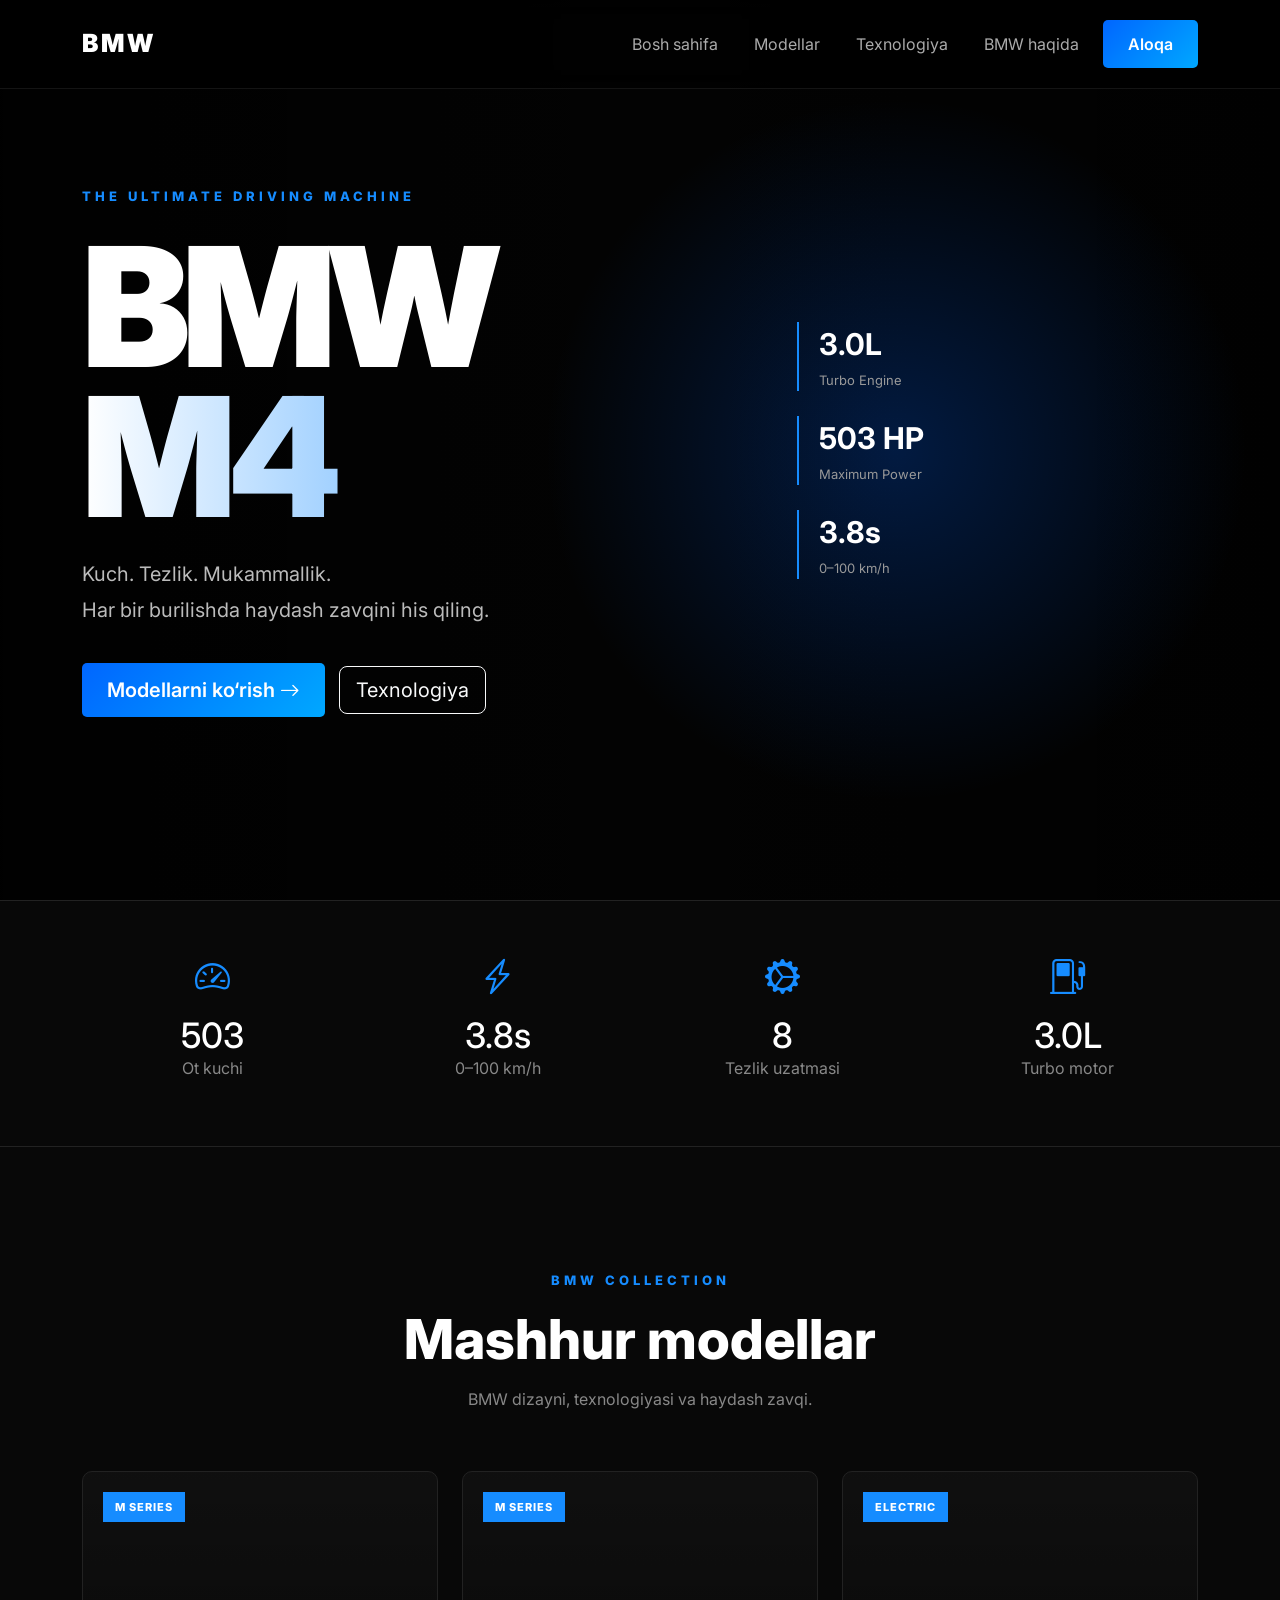
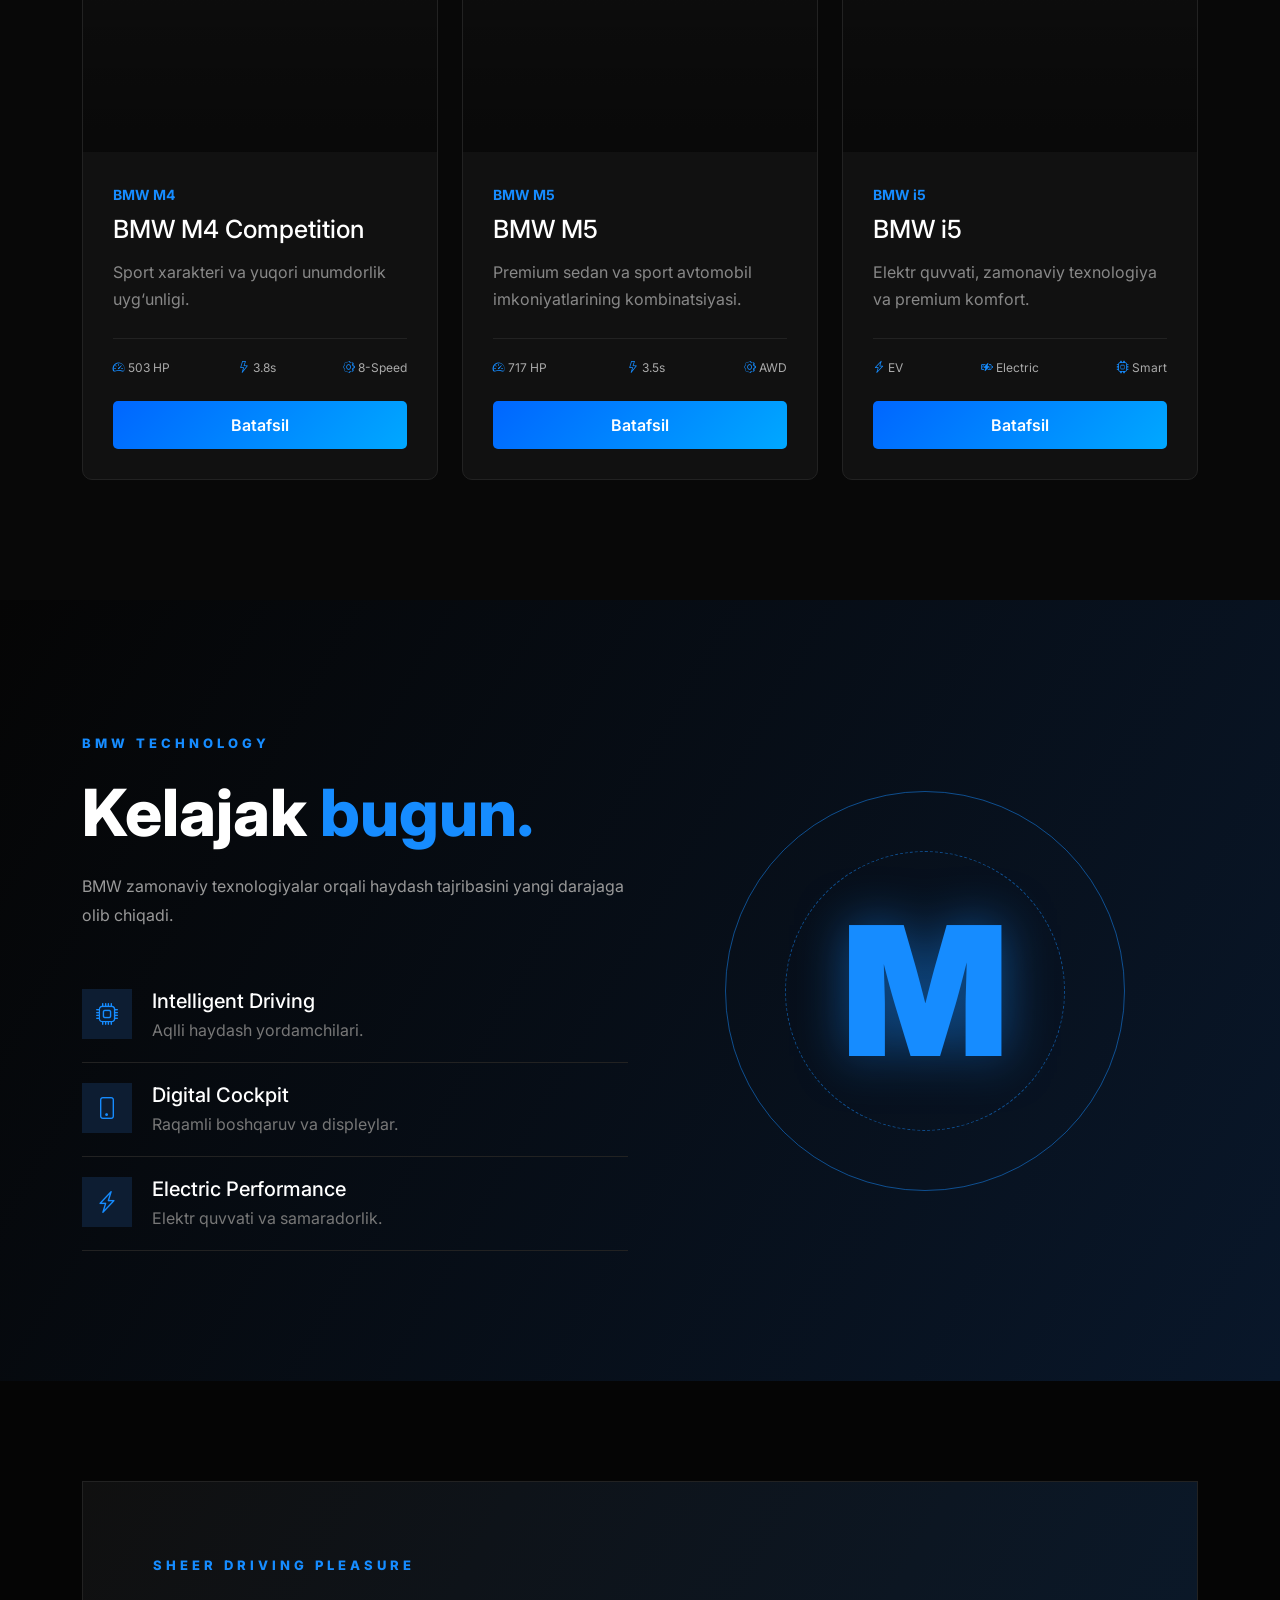
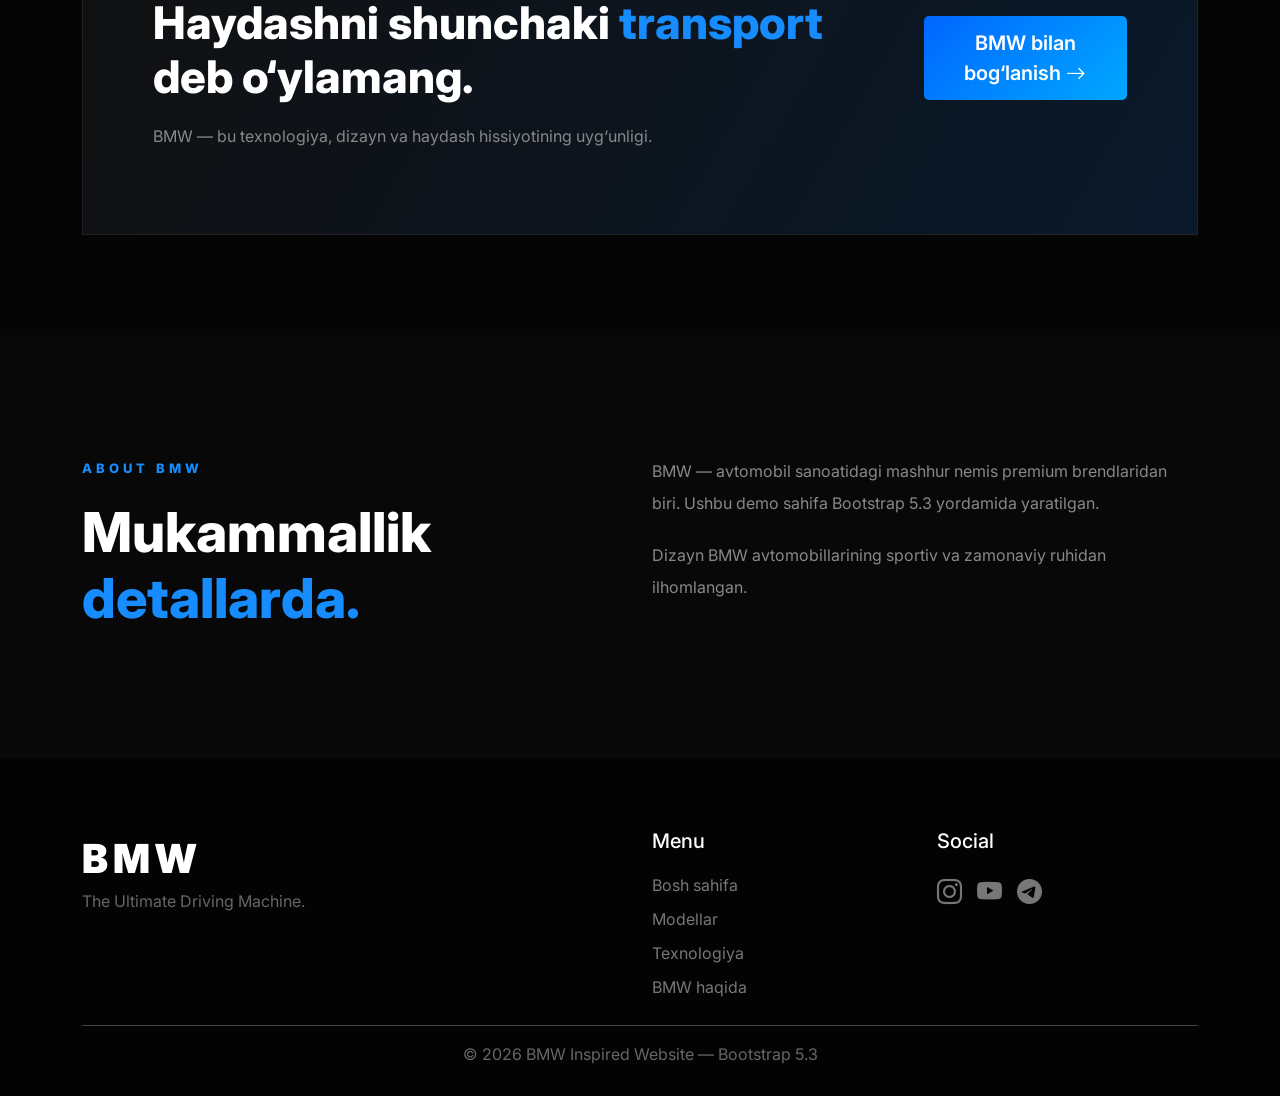
<file: index.html>
<!DOCTYPE html>
<html lang="uz">

<head>
    <meta charset="UTF-8">
    <meta name="viewport" content="width=device-width, initial-scale=1.0">

    <title>| BMW | Ultimate Driving Machine |</title>

    <link
        href="https://cdn.jsdelivr.net/npm/bootstrap@5.3.3/dist/css/bootstrap.min.css"
        rel="stylesheet">

    <link
        rel="stylesheet"
        href="https://cdn.jsdelivr.net/npm/bootstrap-icons@1.11.3/font/bootstrap-icons.min.css">

    <link
        href="https://fonts.googleapis.com/css2?family=Inter:wght@300;400;500;600;700;800;900&display=swap"
        rel="stylesheet">

    <link rel="stylesheet" href="style.css">
</head>

<body>


<nav class="navbar navbar-expand-lg navbar-dark fixed-top">

    <div class="container">

        <a class="navbar-brand" href="#home">

            <span class="bmw-logo">BMW</span>

        </a>

        <button
            class="navbar-toggler"
            type="button"
            data-bs-toggle="collapse"
            data-bs-target="#mainNav">

            <span class="navbar-toggler-icon"></span>

        </button>


        <div class="collapse navbar-collapse" id="mainNav">

            <ul class="navbar-nav ms-auto align-items-lg-center">

                <li class="nav-item">
                    <a class="nav-link" href="#home">
                        Bosh sahifa
                    </a>
                </li>

                <li class="nav-item">
                    <a class="nav-link" href="#models">
                        Modellar
                    </a>
                </li>

                <li class="nav-item">
                    <a class="nav-link" href="#technology">
                        Texnologiya
                    </a>
                </li>

                <li class="nav-item">
                    <a class="nav-link" href="#about">
                        BMW haqida
                    </a>
                </li>

                <li class="nav-item ms-lg-3">

                    <button
                        class="btn btn-bmw"
                        data-bs-toggle="modal"
                        data-bs-target="#contactModal">

                        Aloqa

                    </button>

                </li>

            </ul>

        </div>

    </div>

</nav>


<section id="home" class="hero">

    <div class="hero-overlay"></div>

    <div class="container position-relative">

        <div class="row min-vh-100 align-items-center">

            <div class="col-lg-7">

                <div class="hero-content">

                    <span class="small-title">
                        THE ULTIMATE DRIVING MACHINE
                    </span>

                    <h1>
                        BMW
                        <span>M4</span>
                    </h1>

                    <p class="hero-text">

                        Kuch. Tezlik. Mukammallik.

                        <br>

                        Har bir burilishda haydash zavqini
                        his qiling.

                    </p>


                    <div class="hero-buttons">

                        <a
                            href="#models"
                            class="btn btn-bmw btn-lg">

                            Modellarni ko‘rish
                            <i class="bi bi-arrow-right"></i>

                        </a>


                        <button
                            class="btn btn-outline-light btn-lg"
                            onclick="scrollToTechnology()">

                            Texnologiya
                        </button>

                    </div>

                </div>

            </div>


            <div class="col-lg-5 d-none d-lg-block">

                <div class="hero-specs">

                    <div class="spec">

                        <strong>3.0L</strong>

                        <span>Turbo Engine</span>

                    </div>


                    <div class="spec">

                        <strong>503 HP</strong>

                        <span>Maximum Power</span>

                    </div>


                    <div class="spec">

                        <strong>3.8s</strong>

                        <span>0–100 km/h</span>

                    </div>

                </div>

            </div>

        </div>

    </div>

</section>



<section class="stats">

    <div class="container">

        <div class="row text-center g-4">

            <div class="col-6 col-lg-3">

                <div class="stat-box">

                    <i class="bi bi-speedometer2"></i>

                    <h3>503</h3>

                    <p>Ot kuchi</p>

                </div>

            </div>


            <div class="col-6 col-lg-3">

                <div class="stat-box">

                    <i class="bi bi-lightning-charge"></i>

                    <h3>3.8s</h3>

                    <p>0–100 km/h</p>

                </div>

            </div>


            <div class="col-6 col-lg-3">

                <div class="stat-box">

                    <i class="bi bi-gear-wide-connected"></i>

                    <h3>8</h3>

                    <p>Tezlik uzatmasi</p>

                </div>

            </div>


            <div class="col-6 col-lg-3">

                <div class="stat-box">

                    <i class="bi bi-fuel-pump"></i>

                    <h3>3.0L</h3>

                    <p>Turbo motor</p>

                </div>

            </div>

        </div>

    </div>

</section>


<section id="models" class="models-section">

    <div class="container">

        <div class="section-heading">

            <span>BMW COLLECTION</span>

            <h2>Mashhur modellar</h2>

            <p>
                BMW dizayni, texnologiyasi va haydash zavqi.
            </p>

        </div>


        <div class="row g-4">


            <div class="col-lg-4">

                <div class="car-card">

                    <div class="car-image m4">

                        <div class="car-badge">
                            M SERIES
                        </div>

                    </div>


                    <div class="car-info">

                        <small>BMW M4</small>

                        <h3>BMW M4 Competition</h3>

                        <p>
                            Sport xarakteri va yuqori
                            unumdorlik uyg‘unligi.
                        </p>


                        <div class="car-details">

                            <span>
                                <i class="bi bi-speedometer2"></i>
                                503 HP
                            </span>

                            <span>
                                <i class="bi bi-lightning"></i>
                                3.8s
                            </span>

                            <span>
                                <i class="bi bi-gear"></i>
                                8-Speed
                            </span>

                        </div>


                        <button
                            class="btn btn-bmw w-100 mt-4"
                            onclick="showCar('BMW M4 Competition')">

                            Batafsil

                        </button>

                    </div>

                </div>

            </div>


            <div class="col-lg-4">

                <div class="car-card">

                    <div class="car-image m5">

                        <div class="car-badge">
                            M SERIES
                        </div>

                    </div>


                    <div class="car-info">

                        <small>BMW M5</small>

                        <h3>BMW M5</h3>

                        <p>
                            Premium sedan va sport avtomobil
                            imkoniyatlarining kombinatsiyasi.
                        </p>


                        <div class="car-details">

                            <span>
                                <i class="bi bi-speedometer2"></i>
                                717 HP
                            </span>

                            <span>
                                <i class="bi bi-lightning"></i>
                                3.5s
                            </span>

                            <span>
                                <i class="bi bi-gear"></i>
                                AWD
                            </span>

                        </div>


                        <button
                            class="btn btn-bmw w-100 mt-4"
                            onclick="showCar('BMW M5')">

                            Batafsil

                        </button>

                    </div>

                </div>

            </div>


            <div class="col-lg-4">

                <div class="car-card">

                    <div class="car-image i5">

                        <div class="car-badge">
                            ELECTRIC
                        </div>

                    </div>


                    <div class="car-info">

                        <small>BMW i5</small>

                        <h3>BMW i5</h3>

                        <p>
                            Elektr quvvati, zamonaviy texnologiya
                            va premium komfort.
                        </p>


                        <div class="car-details">

                            <span>
                                <i class="bi bi-lightning-charge"></i>
                                EV
                            </span>

                            <span>
                                <i class="bi bi-battery-charging"></i>
                                Electric
                            </span>

                            <span>
                                <i class="bi bi-cpu"></i>
                                Smart
                            </span>

                        </div>


                        <button
                            class="btn btn-bmw w-100 mt-4"
                            onclick="showCar('BMW i5')">

                            Batafsil

                        </button>

                    </div>

                </div>

            </div>

        </div>

    </div>

</section>


<section id="technology" class="technology">

    <div class="container">

        <div class="row align-items-center">

            <div class="col-lg-6">

                <span class="small-title">
                    BMW TECHNOLOGY
                </span>

                <h2>
                    Kelajak
                    <span>bugun.</span>
                </h2>

                <p>
                    BMW zamonaviy texnologiyalar orqali
                    haydash tajribasini yangi darajaga olib chiqadi.
                </p>


                <div class="technology-list">

                    <div class="tech-item">

                        <div class="tech-icon">
                            <i class="bi bi-cpu"></i>
                        </div>

                        <div>

                            <h5>Intelligent Driving</h5>

                            <p>
                                Aqlli haydash yordamchilari.
                            </p>

                        </div>

                    </div>


                    <div class="tech-item">

                        <div class="tech-icon">
                            <i class="bi bi-phone"></i>
                        </div>

                        <div>

                            <h5>Digital Cockpit</h5>

                            <p>
                                Raqamli boshqaruv va displeylar.
                            </p>

                        </div>

                    </div>


                    <div class="tech-item">

                        <div class="tech-icon">
                            <i class="bi bi-lightning-charge"></i>
                        </div>

                        <div>

                            <h5>Electric Performance</h5>

                            <p>
                                Elektr quvvati va samaradorlik.
                            </p>

                        </div>

                    </div>

                </div>

            </div>


            <div class="col-lg-6">

                <div class="tech-visual">

                    <div class="circle circle-one"></div>

                    <div class="circle circle-two"></div>

                    <div class="tech-number">
                        M
                    </div>

                </div>

            </div>

        </div>

    </div>

</section>

<section class="experience">

    <div class="container">

        <div class="experience-box">

            <div>

                <span class="small-title">
                    SHEER DRIVING PLEASURE
                </span>

                <h2>
                    Haydashni shunchaki
                    <span>transport</span> deb o‘ylamang.
                </h2>

                <p>
                    BMW — bu texnologiya, dizayn va haydash
                    hissiyotining uyg‘unligi.
                </p>

            </div>


            <div>

                <button
                    class="btn btn-bmw btn-lg"
                    data-bs-toggle="modal"
                    data-bs-target="#contactModal">

                    BMW bilan bog‘lanish
                    <i class="bi bi-arrow-right"></i>

                </button>

            </div>

        </div>

    </div>

</section>



<section id="about" class="about">

    <div class="container">

        <div class="row">

            <div class="col-lg-6">

                <span class="small-title">
                    ABOUT BMW
                </span>

                <h2>
                    Mukammallik
                    <span>detallarda.</span>
                </h2>

            </div>


            <div class="col-lg-6">

                <p>
                    BMW — avtomobil sanoatidagi mashhur nemis
                    premium brendlaridan biri. Ushbu demo sahifa
                    Bootstrap 5.3 yordamida yaratilgan.
                </p>

                <p>
                    Dizayn BMW avtomobillarining sportiv va
                    zamonaviy ruhidan ilhomlangan.
                </p>

            </div>

        </div>

    </div>

</section>



<!-- ================= FOOTER ================= -->

<footer>

    <div class="container">

        <div class="row g-4">

            <div class="col-lg-6">

                <div class="footer-logo">
                    BMW
                </div>

                <p>
                    The Ultimate Driving Machine.
                </p>

            </div>


            <div class="col-lg-3">

                <h5>Menu</h5>

                <a href="#home">Bosh sahifa</a>
                <a href="#models">Modellar</a>
                <a href="#technology">Texnologiya</a>
                <a href="#about">BMW haqida</a>

            </div>


            <div class="col-lg-3">

                <h5>Social</h5>

                <div class="socials">

                    <a href="#">
                        <i class="bi bi-instagram"></i>
                    </a>

                    <a href="#">
                        <i class="bi bi-youtube"></i>
                    </a>

                    <a href="#">
                        <i class="bi bi-telegram"></i>
                    </a>

                </div>

            </div>

        </div>


        <hr>

        <div class="text-center">

            <p class="mb-0">
                © 2026 BMW Inspired Website — Bootstrap 5.3
            </p>

        </div>

    </div>

</footer>



<!-- ================= CONTACT MODAL ================= -->

<div
    class="modal fade"
    id="contactModal"
    tabindex="-1">

    <div class="modal-dialog modal-dialog-centered">

        <div class="modal-content">

            <div class="modal-header">

                <h5 class="modal-title">
                    BMW bilan bog‘lanish
                </h5>

                <button
                    type="button"
                    class="btn-close"
                    data-bs-dismiss="modal">
                </button>

            </div>


            <div class="modal-body">

                <input
                    type="text"
                    class="form-control mb-3"
                    placeholder="Ismingiz">


                <input
                    type="email"
                    class="form-control mb-3"
                    placeholder="Email">


                <textarea
                    class="form-control"
                    rows="4"
                    placeholder="Xabaringiz"></textarea>

            </div>


            <div class="modal-footer">

                <button
                    class="btn btn-secondary"
                    data-bs-dismiss="modal">

                    Yopish

                </button>


                <button
                    class="btn btn-bmw"
                    onclick="sendMessage()">

                    Yuborish

                </button>

            </div>

        </div>

    </div>

</div>



<!-- Bootstrap JS -->

<script
    src="https://cdn.jsdelivr.net/npm/bootstrap@5.3.3/dist/js/bootstrap.bundle.min.js">
</script>

<!-- Custom JS -->

<script src="script.js"></script>

</body>
</html>
</file>
<file: style.css>
* {
    margin: 0;
    padding: 0;
    box-sizing: border-box;
}

html {
    scroll-behavior: smooth;
}

body {
    font-family: "Inter", sans-serif;
    background: #050505;
    color: white;
}

/* ================= NAVBAR ================= */

.navbar {
    padding: 20px 0;

    background: rgba(0, 0, 0, 0.65);

    backdrop-filter: blur(15px);

    border-bottom: 1px solid rgba(255,255,255,0.08);
}

.navbar-brand {
    font-weight: 900;
}

.bmw-logo {
    font-size: 25px;
    letter-spacing: 3px;
}

.nav-link {
    color: #aaa !important;

    margin-left: 20px;

    transition: .3s;
}

.nav-link:hover {
    color: white !important;
}


/* ================= BUTTON ================= */

.btn-bmw {
    background: linear-gradient(
        135deg,
        #0066ff,
        #00a8ff
    );

    border: none;

    color: white;

    padding: 12px 25px;

    border-radius: 5px;

    font-weight: 600;

    transition: .3s;
}

.btn-bmw:hover {
    transform: translateY(-3px);

    box-shadow:
        0 10px 30px rgba(0, 120, 255, .4);

    color: white;
}


/* ================= HERO ================= */

.hero {
    min-height: 100vh;

    position: relative;

    display: flex;

    align-items: center;

    overflow: hidden;

    background-image:
        linear-gradient(
            90deg,
            rgba(0,0,0,.9),
            rgba(0,0,0,.45),
            rgba(0,0,0,.8)
        ),
        url(
            "https://images.unsplash.com/photo-1555215695-3004980ad54e?auto=format&fit=crop&w=2000&q=90"
        );

    background-size: cover;

    background-position: center;
}

.hero-overlay {
    position: absolute;

    inset: 0;

    background:
        radial-gradient(
            circle at 70% 50%,
            rgba(0,100,255,.25),
            transparent 35%
        );
}

.hero-content {
    position: relative;
}

.small-title {
    color: #168cff;

    font-size: 13px;

    font-weight: 800;

    letter-spacing: 4px;
}

.hero h1 {
    font-size: clamp(80px, 13vw, 180px);

    line-height: .9;

    font-weight: 900;

    letter-spacing: -8px;

    margin: 25px 0;
}

.hero h1 span {
    display: block;

    background: linear-gradient(
        90deg,
        #fff,
        #168cff
    );

    -webkit-background-clip: text;

    background-clip: text;

    -webkit-text-fill-color: transparent;
}

.hero-text {
    color: #bbb;

    font-size: 20px;

    line-height: 1.8;
}

.hero-buttons {
    margin-top: 35px;
}

.hero-buttons .btn {
    margin-right: 10px;
}


/* ================= HERO SPECS ================= */

.hero-specs {
    display: flex;

    flex-direction: column;

    gap: 25px;

    padding-left: 50px;
}

.spec {
    border-left: 2px solid #168cff;

    padding-left: 20px;
}

.spec strong {
    display: block;

    font-size: 30px;
}

.spec span {
    color: #999;

    font-size: 13px;
}


/* ================= STATS ================= */

.stats {
    background: #080808;

    border-top: 1px solid #222;

    border-bottom: 1px solid #222;

    padding: 50px 0;
}

.stat-box i {
    color: #168cff;

    font-size: 35px;
}

.stat-box h3 {
    font-size: 35px;

    margin: 10px 0 0;
}

.stat-box p {
    color: #888;
}


/* ================= MODELS ================= */

.models-section {
    background: #080808;

    padding: 120px 0;
}

.section-heading {
    text-align: center;

    margin-bottom: 60px;
}

.section-heading span {
    color: #168cff;

    font-size: 13px;

    font-weight: 800;

    letter-spacing: 4px;
}

.section-heading h2 {
    font-size: 55px;

    font-weight: 800;

    margin: 15px 0;
}

.section-heading p {
    color: #888;
}


/* ================= CARDS ================= */

.car-card {
    background: #111;

    border: 1px solid #222;

    overflow: hidden;

    border-radius: 10px;

    transition: .4s;
}

.car-card:hover {
    transform: translateY(-10px);

    border-color: #168cff;

    box-shadow:
        0 20px 50px rgba(0,0,0,.5);
}

.car-image {
    height: 280px;

    position: relative;

    background-size: cover;

    background-position: center;

    transition: .5s;
}

.car-card:hover .car-image {
    transform: scale(1.03);
}

.m4 {
    background-image:
        linear-gradient(
            rgba(0,0,0,.1),
            rgba(0,0,0,.5)
        ),
        url(
            "https://images.unsplash.com/photo-1617531653332-bd46c24f2068?auto=format&fit=crop&w=1000&q=85"
        );
}

.m5 {
    background-image:
        linear-gradient(
            rgba(0,0,0,.1),
            rgba(0,0,0,.5)
        ),
        url(
            "https://images.unsplash.com/photo-1556189250-72ba954cfc2b?auto=format&fit=crop&w=1000&q=85"
        );
}

.i5 {
    background-image:
        linear-gradient(
            rgba(0,0,0,.1),
            rgba(0,0,0,.5)
        ),
        url(
            ""
        );
}

.car-badge {
    position: absolute;

    top: 20px;

    left: 20px;

    background: #168cff;

    padding: 7px 12px;

    font-size: 11px;

    font-weight: 800;

    letter-spacing: 1px;
}

.car-info {
    padding: 30px;
}

.car-info small {
    color: #168cff;

    font-weight: 700;
}

.car-info h3 {
    font-size: 25px;

    margin: 8px 0 15px;
}

.car-info p {
    color: #888;

    line-height: 1.7;
}

.car-details {
    display: flex;

    justify-content: space-between;

    margin-top: 25px;

    padding-top: 20px;

    border-top: 1px solid #222;

    font-size: 12px;

    color: #aaa;
}

.car-details i {
    color: #168cff;
}


/* ================= TECHNOLOGY ================= */

.technology {
    padding: 130px 0;

    background:
        linear-gradient(
            120deg,
            #050505,
            #09172a
        );
}

.technology h2 {
    font-size: 65px;

    font-weight: 800;

    margin: 20px 0;
}

.technology h2 span {
    color: #168cff;
}

.technology > .container > .row > .col-lg-6 > p {
    color: #999;

    line-height: 1.8;

    max-width: 550px;
}

.technology-list {
    margin-top: 40px;
}

.tech-item {
    display: flex;

    gap: 20px;

    padding: 20px 0;

    border-bottom: 1px solid #222;
}

.tech-icon {
    min-width: 50px;

    height: 50px;

    display: flex;

    align-items: center;

    justify-content: center;

    background: #0d1d32;

    color: #168cff;

    font-size: 22px;
}

.tech-item h5 {
    margin: 0;
}

.tech-item p {
    color: #777;

    margin: 5px 0 0;
}


/* ================= TECHNOLOGY VISUAL ================= */

.tech-visual {
    position: relative;

    height: 500px;

    display: flex;

    justify-content: center;

    align-items: center;
}

.circle {
    position: absolute;

    border-radius: 50%;

    border: 1px solid rgba(22,140,255,.5);
}

.circle-one {
    width: 400px;
    height: 400px;

    animation: rotate 15s linear infinite;
}

.circle-two {
    width: 280px;
    height: 280px;

    border-style: dashed;

    animation: rotate 10s linear infinite reverse;
}

.tech-number {
    font-size: 180px;

    font-weight: 900;

    color: #168cff;

    text-shadow:
        0 0 50px rgba(22,140,255,.5);
}

@keyframes rotate {

    from {
        transform: rotate(0);
    }

    to {
        transform: rotate(360deg);
    }

}


/* ================= EXPERIENCE ================= */

.experience {
    padding: 100px 0;

    background: #050505;
}

.experience-box {
    padding: 70px;

    background:
        linear-gradient(
            120deg,
            #101010,
            #0a192b
        );

    border: 1px solid #222;

    display: flex;

    align-items: center;

    justify-content: space-between;

    gap: 40px;
}

.experience h2 {
    font-size: 45px;

    font-weight: 800;

    margin: 20px 0;
}

.experience h2 span {
    color: #168cff;
}

.experience p {
    color: #888;
}


/* ================= ABOUT ================= */

.about {
    padding: 120px 0;

    background: #080808;
}

.about h2 {
    font-size: 55px;

    font-weight: 800;

    margin-top: 20px;
}

.about h2 span {
    color: #168cff;
}

.about p {
    color: #888;

    line-height: 2;

    margin-bottom: 20px;
}


/* ================= FOOTER ================= */

footer {
    background: #030303;

    padding: 70px 0 30px;

    color: white;
}

.footer-logo {
    font-size: 40px;

    font-weight: 900;

    letter-spacing: 5px;
}

footer p {
    color: #666;
}

footer h5 {
    margin-bottom: 20px;
}

footer a {
    display: block;

    color: #777;

    text-decoration: none;

    margin-bottom: 10px;

    transition: .3s;
}

footer a:hover {
    color: #168cff;
}

.socials {
    display: flex;

    gap: 15px;
}

.socials a {
    font-size: 25px;
}


/* ================= MODAL ================= */

.modal-content {
    background: #111;

    color: white;

    border: 1px solid #333;
}

.form-control {
    background: #080808;

    color: white;

    border-color: #333;
}

.form-control:focus {
    background: #080808;

    color: white;

    border-color: #168cff;

    box-shadow: none;
}


/* ================= MOBILE ================= */

@media (max-width: 768px) {

    .hero h1 {
        font-size: 80px;

        letter-spacing: -5px;
    }

    .hero-text {
        font-size: 16px;
    }

    .section-heading h2 {
        font-size: 40px;
    }

    .technology h2 {
        font-size: 45px;
    }

    .experience-box {
        padding: 40px 25px;

        flex-direction: column;

        align-items: flex-start;
    }

    .experience h2 {
        font-size: 35px;
    }

    .about h2 {
        font-size: 40px;
    }

}
</file>
